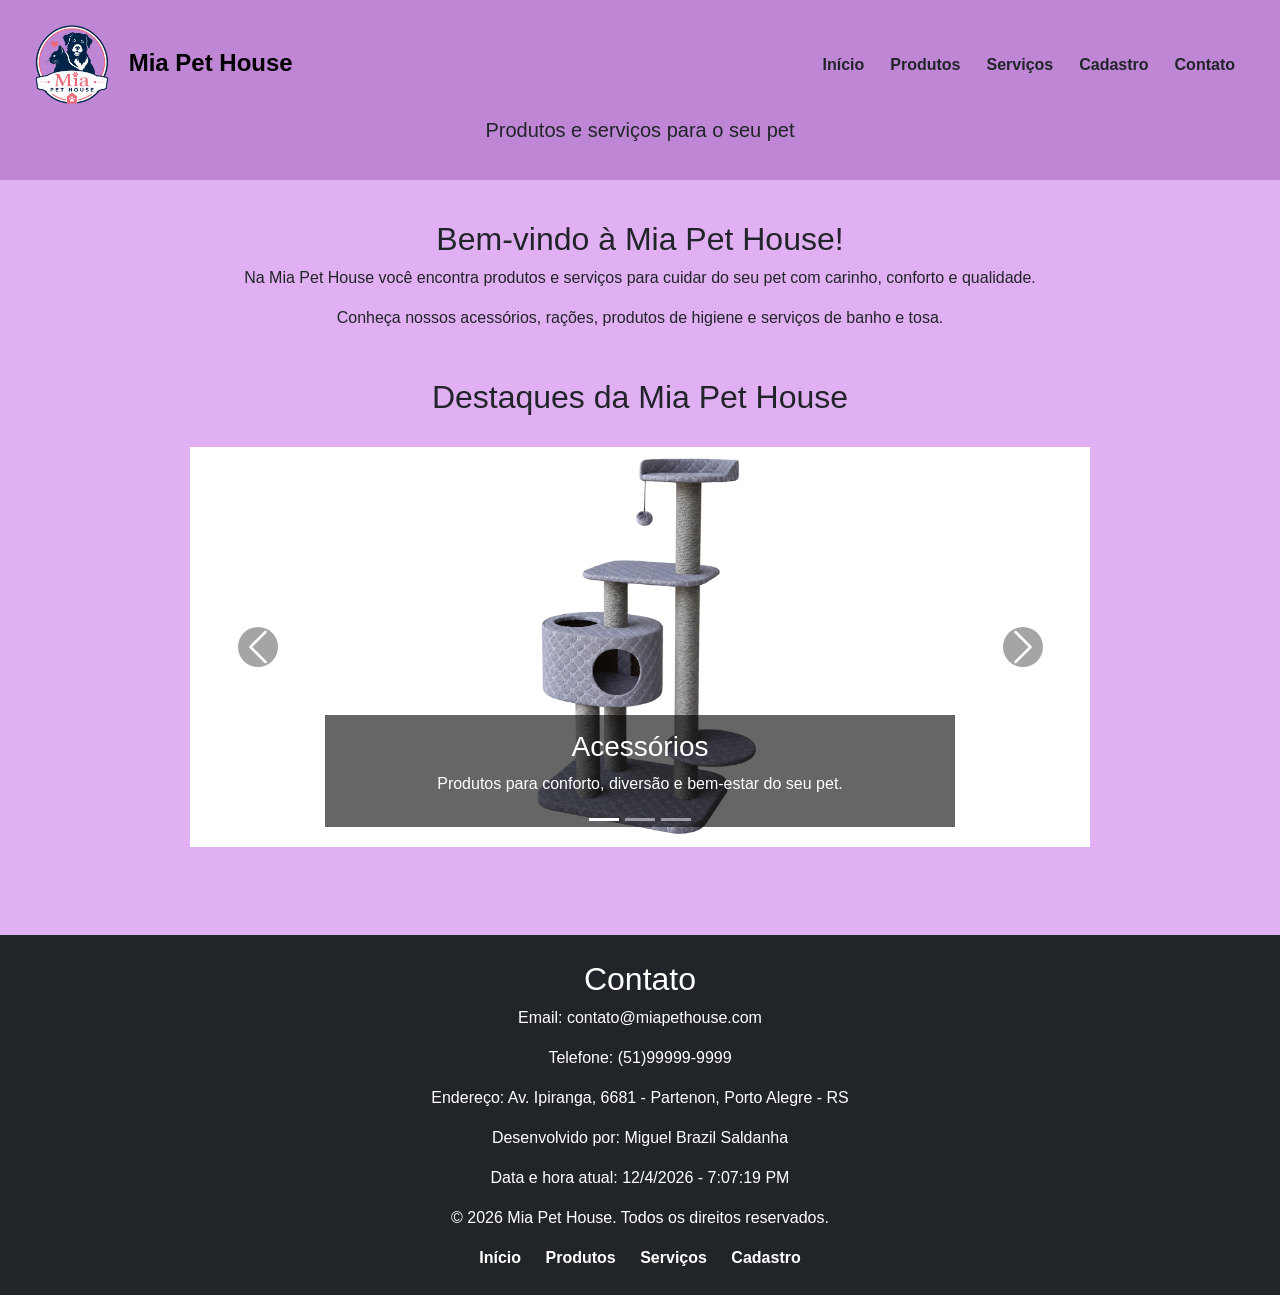
<file: index.html>
<!DOCTYPE html>
<html lang="pt-BR">
<head>
    <meta charset="UTF-8">
    <meta name="viewport" content="width=device-width, initial-scale=1.0">
    <!--Bootstrap-->
    <link href="https://cdn.jsdelivr.net/npm/bootstrap@5.3.0-alpha2/dist/css/bootstrap.min.css" rel="stylesheet">
    <!--CSS-->
    <link rel="stylesheet" href="css/style.css">
    <title>Mia Pet House</title>
</head>
<body>

    <header id="index">
        <nav class="navbar navbar-expand-lg">
            <div class="container-fluid">

                <a class="navbar-brand" href="#index">
                    <img src="imagens/logo.png" alt="Logo da Mia Pet House"> 
                    Mia Pet House
                </a>

                <button class="navbar-toggler" type="button"
                    data-bs-toggle="collapse"
                    data-bs-target="#menuPrincipal"
                    aria-controls="menuPrincipal"
                    aria-expanded="false"
                    aria-label="Abrir menu de navegação">

                    <span class="navbar-toggler-icon"></span>
                </button>

                <div class="collapse navbar-collapse" id="menuPrincipal">

                    <ul class="navbar-nav ms-auto">

                        <li class="nav-item">
                            <a class="nav-link" href="#index">Início</a>
                        </li>

                        <li class="nav-item">
                            <a class="nav-link" href="html/produtos.html">Produtos</a>
                        </li>

                        <li class="nav-item">
                            <a class="nav-link" href="html/servicos.html">Serviços</a>
                        </li>

                        <li class="nav-item">
                            <a class="nav-link" href="html/cadastro.html">Cadastro</a>
                        </li>

                        <li class="nav-item">
                            <a class="nav-link" href="#contato">Contato</a>
                        </li>

                    </ul>

                </div>

            </div>
        </nav>

        <p class="slogan">Produtos e serviços para o seu pet</p>
    </header>

    <main>
        <!-- Seção de boas-vindas -->
        <section>
            <h2>Bem-vindo à Mia Pet House!</h2>
            <p>
                Na Mia Pet House você encontra produtos e serviços para cuidar do seu pet com carinho, conforto e qualidade.
            </p>
            <p>
                Conheça nossos acessórios, rações, produtos de higiene e serviços de banho e tosa.
            </p>
        </section>
        <!-- Carrossel de destaques -->
        <section class="container my-5">
            <h2>Destaques da Mia Pet House</h2>

            <div id="carouselDestaques" class="carousel slide" data-bs-ride="carousel">

                <!-- Indicadores -->
                <div class="carousel-indicators">
                    <button type="button" data-bs-target="#carouselDestaques"
                        data-bs-slide-to="0" class="active"
                        aria-current="true" aria-label="Slide 1"></button>

                    <button type="button" data-bs-target="#carouselDestaques"
                        data-bs-slide-to="1"
                        aria-label="Slide 2"></button>

                    <button type="button" data-bs-target="#carouselDestaques"
                        data-bs-slide-to="2"
                        aria-label="Slide 3"></button>
                </div>

                <!-- Imagens -->
                <div class="carousel-inner">

                    <div class="carousel-item active">
                        <img src="imagens/torre-gato.png"
                            class="d-block w-100 imagem-carrossel"
                            alt="Torre para gatos com plataformas para descanso e recreação">

                        <div class="carousel-caption d-none d-md-block">
                            <h3>Acessórios</h3>
                            <p>Produtos para conforto, diversão e bem-estar do seu pet.</p>
                        </div>
                    </div>

                    <div class="carousel-item">
                        <img src="imagens/racao-cachorro.png"
                            class="d-block w-100 imagem-carrossel"
                            alt="Pacote de ração seca para cães adultos">

                        <div class="carousel-caption d-none d-md-block">
                            <h3>Rações</h3>
                            <p>Alimentação para cães e gatos.</p>
                        </div>
                    </div>

                    <div class="carousel-item">
                        <img src="imagens/tapete-higienico.png"
                            class="d-block w-100 imagem-carrossel"
                            alt="Pacote de tapetes higiênicos absorventes para animais">

                        <div class="carousel-caption d-none d-md-block">
                            <h3>Higiene e limpeza</h3>
                            <p>Produtos para manter o ambiente do seu pet limpo e confortável.</p>
                        </div>
                    </div>

                </div>

                <!-- Botão anterior -->
                <button class="carousel-control-prev" type="button"
                    data-bs-target="#carouselDestaques"
                    data-bs-slide="prev">

                    <span class="carousel-control-prev-icon"
                        aria-hidden="true"></span>

                    <span class="visually-hidden">Anterior</span>
                </button>

                <!-- Botão próximo -->
                <button class="carousel-control-next" type="button"
                    data-bs-target="#carouselDestaques"
                    data-bs-slide="next">

                    <span class="carousel-control-next-icon"
                        aria-hidden="true"></span>

                    <span class="visually-hidden">Próximo</span>
                </button>

            </div>
        </section>
    </main>

    <footer id="contato">
        <h2>Contato</h2>
        <p>Email: contato@miapethouse.com</p>
        <p>Telefone: (51)99999-9999</p>
        <p>Endereço: Av. Ipiranga, 6681 - Partenon, Porto Alegre - RS</p>

        <p>Desenvolvido por: Miguel Brazil Saldanha</p>
        <p>Data e hora atual: <span id="horaAtual"></span></p>
        <p>&copy; 2026 Mia Pet House. Todos os direitos reservados.</p>

        <nav>
            <a href="#index">Início</a>
            <a href="html/produtos.html">Produtos</a>
            <a href="html/servicos.html">Serviços</a>
            <a href="html/cadastro.html">Cadastro</a>
        </nav>

    </footer>

    <!--Bootstrap JavaScript-->
    <script src="https://cdn.jsdelivr.net/npm/bootstrap@5.3.0-alpha2/dist/js/bootstrap.bundle.min.js"></script>

    <!--JavaScript-->
    <script src="js/script.js"></script>
</body>
</html>
</file>
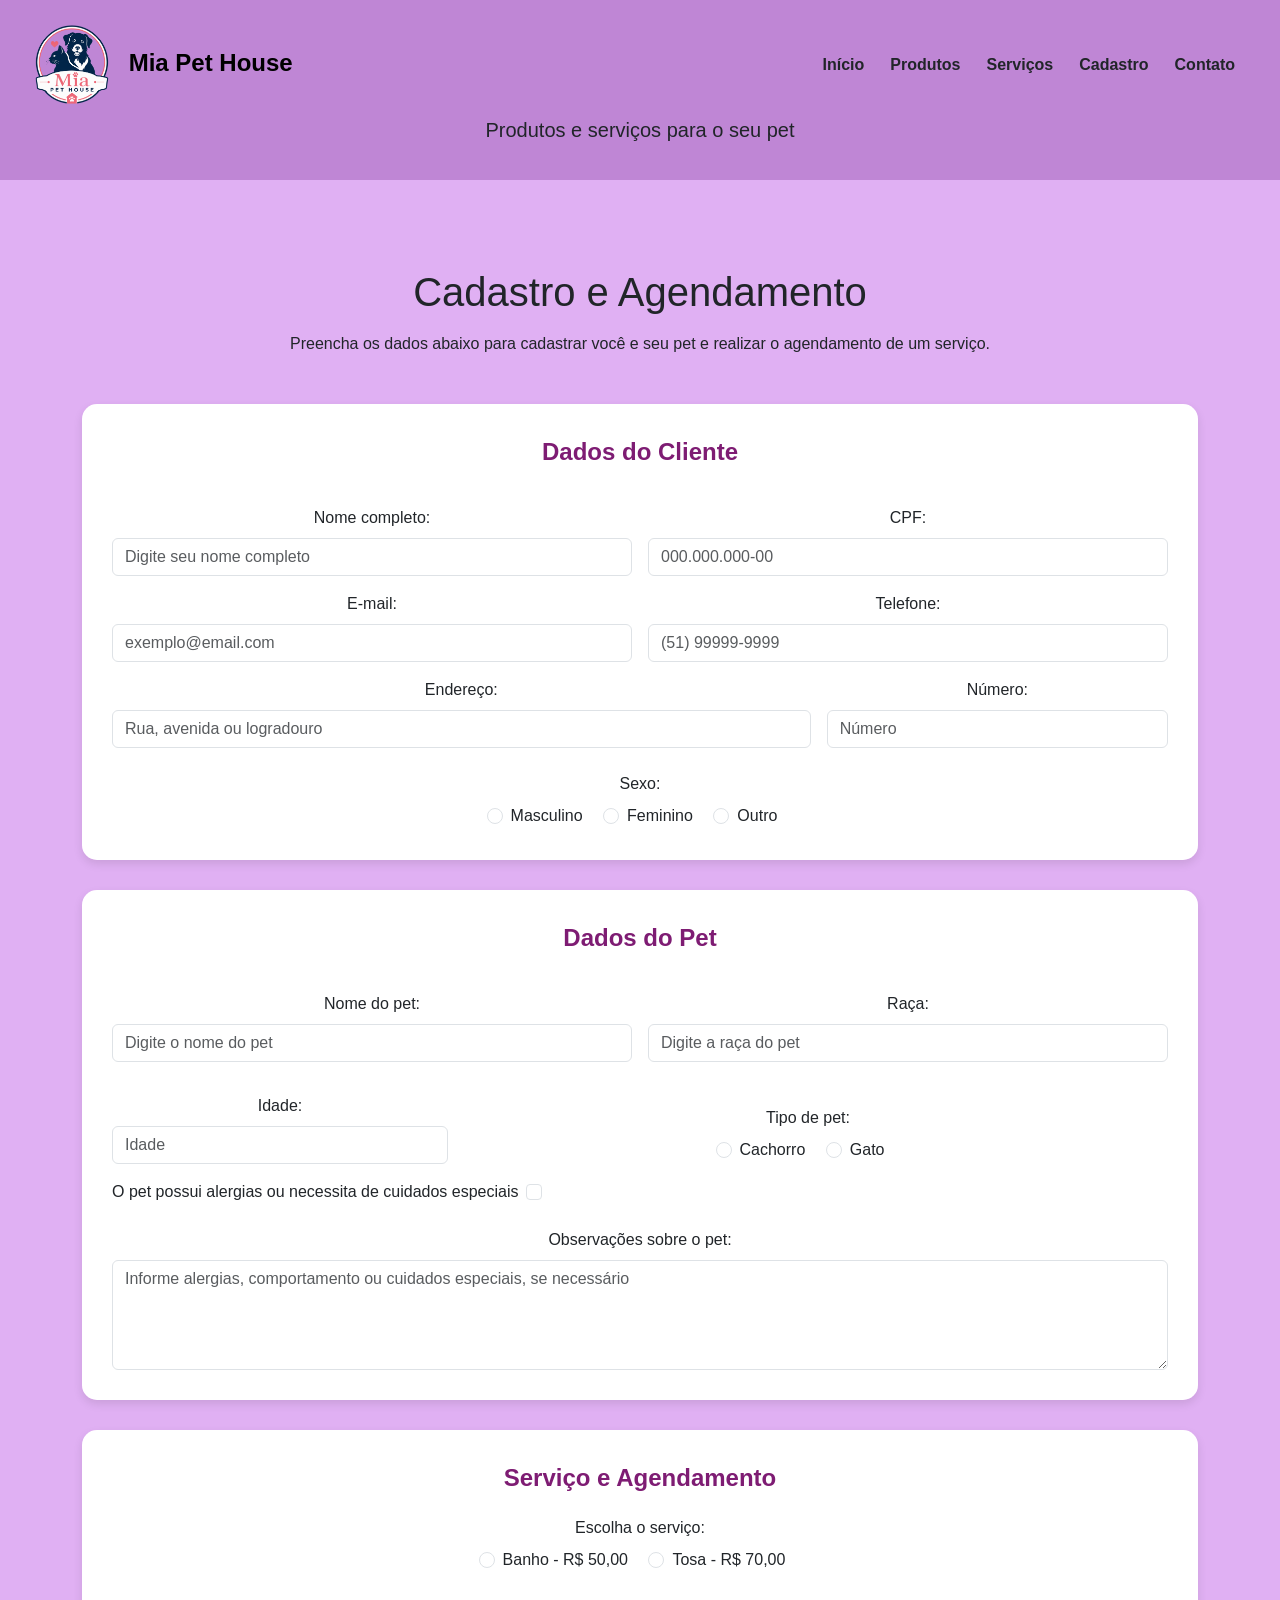
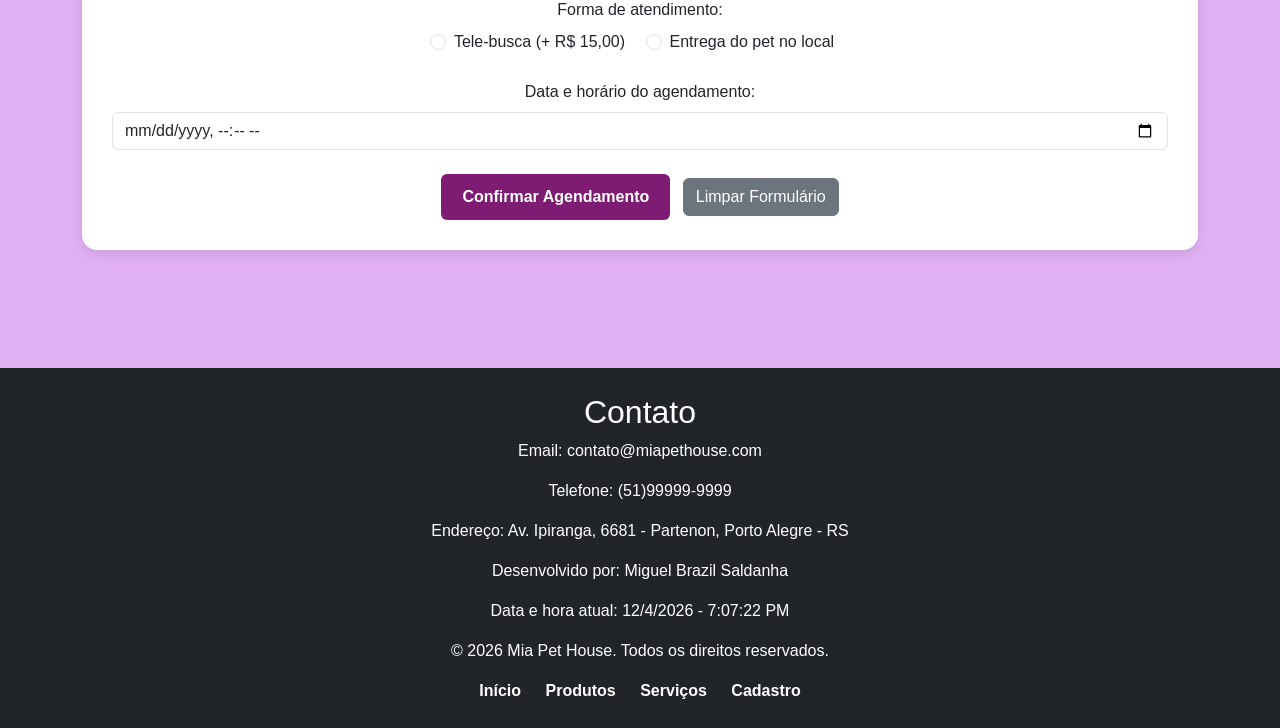
<file: html/cadastro.html>
<!DOCTYPE html>
<html lang="en">
<head>
    <meta charset="UTF-8">
    <meta name="viewport" content="width=device-width, initial-scale=1.0">
    <!--Bootstrap-->
    <link href="https://cdn.jsdelivr.net/npm/bootstrap@5.3.0-alpha2/dist/css/bootstrap.min.css" rel="stylesheet">
    <!--CSS-->
    <link rel="stylesheet" href="../css/style.css">
    <title>Cadastro - Mia Pet House</title>
</head>
<body>
    <header id="cadastro">
        <nav class="navbar navbar-expand-lg">
            <div class="container-fluid">

                <a class="navbar-brand" href="../index.html">
                    <img src="../imagens/logo.png" alt="Logo da Mia Pet House">
                    Mia Pet House
                </a>

                <button class="navbar-toggler" type="button"
                    data-bs-toggle="collapse"
                    data-bs-target="#menuPrincipal"
                    aria-controls="menuPrincipal"
                    aria-expanded="false"
                    aria-label="Abrir menu de navegação">

                    <span class="navbar-toggler-icon"></span>
                </button>

                <div class="collapse navbar-collapse" id="menuPrincipal">

                    <ul class="navbar-nav ms-auto">

                        <li class="nav-item">
                            <a class="nav-link" href="../index.html">Início</a>
                        </li>

                        <li class="nav-item">
                            <a class="nav-link" href="produtos.html">Produtos</a>
                        </li>

                        <li class="nav-item">
                            <a class="nav-link" href="servicos.html">Serviços</a>
                        </li>

                        <li class="nav-item">
                            <a class="nav-link" href="cadastro.html">Cadastro</a>
                        </li>

                        <li class="nav-item">
                            <a class="nav-link" href="#contato">Contato</a>
                        </li>

                    </ul>

                </div>

            </div>
        </nav>

        <p class="slogan">Produtos e serviços para o seu pet</p>
    </header>
    
    <main class="container my-5">

        <h1 class="text-center mb-3">Cadastro e Agendamento</h1>

        <p class="text-center mb-5">
            Preencha os dados abaixo para cadastrar você e seu pet
            e realizar o agendamento de um serviço.
        </p>

        <form id="formCadastro">

            <!-- Dados do cliente -->
            <fieldset class="form-section">

                <legend>Dados do Cliente</legend>

                <div class="row g-3">

                    <div class="col-md-6">
                        <label for="nomeCliente" class="form-label">Nome completo:</label>
                        <input type="text"
                            class="form-control"
                            id="nomeCliente"
                            name="nomeCliente"
                            placeholder="Digite seu nome completo"
                            required>
                    </div>

                    <div class="col-md-6">
                        <label for="cpf" class="form-label">CPF:</label>
                        <input type="text"
                            class="form-control"
                            id="cpf"
                            name="cpf"
                            placeholder="000.000.000-00"
                            required>
                    </div>

                    <div class="col-md-6">
                        <label for="email" class="form-label">E-mail:</label>
                        <input type="email"
                            class="form-control"
                            id="email"
                            name="email"
                            placeholder="exemplo@email.com"
                            required>
                    </div>

                    <div class="col-md-6">
                        <label for="telefone" class="form-label">Telefone:</label>
                        <input type="tel"
                            class="form-control"
                            id="telefone"
                            name="telefone"
                            placeholder="(51) 99999-9999"
                            required>
                    </div>

                    <div class="col-md-8">
                        <label for="endereco" class="form-label">Endereço:</label>
                        <input type="text"
                            class="form-control"
                            id="endereco"
                            name="endereco"
                            placeholder="Rua, avenida ou logradouro"
                            required>
                    </div>

                    <div class="col-md-4">
                        <label for="numero" class="form-label">Número:</label>
                        <input type="number"
                            class="form-control"
                            id="numero"
                            name="numero"
                            placeholder="Número"
                            required>
                    </div>

                </div>

                <div class="mt-4">

                    <p class="mb-2">Sexo:</p>

                    <div class="form-check form-check-inline">
                        <input class="form-check-input"
                            type="radio"
                            name="sexo"
                            id="masculino"
                            value="Masculino"
                            required>

                        <label class="form-check-label" for="masculino">
                            Masculino
                        </label>
                    </div>

                    <div class="form-check form-check-inline">
                        <input class="form-check-input"
                            type="radio"
                            name="sexo"
                            id="feminino"
                            value="Feminino">

                        <label class="form-check-label" for="feminino">
                            Feminino
                        </label>
                    </div>

                    <div class="form-check form-check-inline">
                        <input class="form-check-input"
                            type="radio"
                            name="sexo"
                            id="outro"
                            value="Outro">

                        <label class="form-check-label" for="outro">
                            Outro
                        </label>
                    </div>

                </div>

            </fieldset>
            <!-- Dados do pet -->
            <fieldset class="form-section">

                <legend>Dados do Pet</legend>

                <div class="row g-3">

                    <div class="col-md-6">
                        <label for="nomePet" class="form-label">Nome do pet:</label>
                        <input type="text"
                            class="form-control"
                            id="nomePet"
                            name="nomePet"
                            placeholder="Digite o nome do pet"
                            required>
                    </div>

                    <div class="col-md-6">
                        <label for="raca" class="form-label">Raça:</label>
                        <input type="text"
                            class="form-control"
                            id="raca"
                            name="raca"
                            placeholder="Digite a raça do pet"
                            required>
                    </div>

                    <div class="row g-3 align-items-end">

                        <div class="col-md-4">
                            <label for="idadePet" class="form-label">Idade:</label>
                            <input type="number"
                                class="form-control"
                                id="idadePet"
                                name="idadePet"
                                min="0"
                                placeholder="Idade"
                                required>
                        </div>

                        <div class="col-md-8">
                            <label class="form-label d-block">Tipo de pet:</label>

                            <div class="form-check form-check-inline">
                                <input class="form-check-input"
                                    type="radio"
                                    name="tipoPet"
                                    id="cachorro"
                                    value="Cachorro"
                                    required>
                                <label class="form-check-label" for="cachorro">
                                    Cachorro
                                </label>
                            </div>

                            <div class="form-check form-check-inline">
                                <input class="form-check-input"
                                    type="radio"
                                    name="tipoPet"
                                    id="gato"
                                    value="Gato">
                                <label class="form-check-label" for="gato">
                                    Gato
                                </label>
                            </div>
                        </div>

                    </div>
                
                <div class="cuidados-pet mt-3">
                    <label for="cuidadosEspeciais">
                        O pet possui alergias ou necessita de cuidados especiais
                    </label>

                    <input class="form-check-input"
                        type="checkbox"
                        id="cuidadosEspeciais"
                        name="cuidadosEspeciais">
                </div>

                <div class="mt-4">
                    <label for="observacoes" class="form-label">
                        Observações sobre o pet:
                    </label>

                    <textarea class="form-control"
                            id="observacoes"
                            name="observacoes"
                            rows="4"
                            placeholder="Informe alergias, comportamento ou cuidados especiais, se necessário"></textarea>
                </div>

            </fieldset>
            <!-- Agendamento -->
            <fieldset class="form-section">

                <legend>Serviço e Agendamento</legend>

                <!-- Escolha do serviço -->
                <div class="mb-4">
                    <p class="mb-2">Escolha o serviço:</p>

                    <div class="form-check form-check-inline">
                        <input class="form-check-input"
                            type="radio"
                            name="servico"
                            id="banho"
                            value="Banho"
                            required>

                        <label class="form-check-label" for="banho">
                            Banho - R$ 50,00
                        </label>
                    </div>

                    <div class="form-check form-check-inline">
                        <input class="form-check-input"
                            type="radio"
                            name="servico"
                            id="tosa"
                            value="Tosa">

                        <label class="form-check-label" for="tosa">
                            Tosa - R$ 70,00
                        </label>
                    </div>
                </div>


                <!-- Forma de atendimento -->
                <div class="mb-4">
                    <p class="mb-2">Forma de atendimento:</p>

                    <div class="form-check form-check-inline">
                        <input class="form-check-input"
                            type="radio"
                            name="atendimento"
                            id="teleBusca"
                            value="Tele-busca"
                            required>

                        <label class="form-check-label" for="teleBusca">
                            Tele-busca (+ R$ 15,00)
                        </label>
                    </div>

                    <div class="form-check form-check-inline">
                        <input class="form-check-input"
                            type="radio"
                            name="atendimento"
                            id="local"
                            value="Entrega no local">

                        <label class="form-check-label" for="local">
                            Entrega do pet no local
                        </label>
                    </div>
                </div>


                <!-- Data e horário -->
                <div class="mb-4">

                    <label for="agendamento" class="form-label">
                        Data e horário do agendamento:
                    </label>

                    <input type="datetime-local"
                        class="form-control"
                        id="agendamento"
                        name="agendamento"
                        required>

                </div>

                <!-- Botões -->
                <div class="text-center">

                    <button type="submit" class="btn btn-agendar me-2">
                        Confirmar Agendamento
                    </button>

                    <button type="reset" class="btn btn-secondary">
                        Limpar Formulário
                    </button>

                </div>

            </fieldset>

        </form>
        <div id="mensagemAgendamento"
            class="alert alert-success d-none mt-4"
            role="status"
            aria-live="polite">
        </div>

    </main>

    <footer id="contato">
        <h2>Contato</h2>
        <p>Email: contato@miapethouse.com</p>
        <p>Telefone: (51)99999-9999</p>
        <p>Endereço: Av. Ipiranga, 6681 - Partenon, Porto Alegre - RS</p>

        <p>Desenvolvido por: Miguel Brazil Saldanha</p>
        <p>Data e hora atual: <span id="horaAtual"></span></p>
        <p>&copy; 2026 Mia Pet House. Todos os direitos reservados.</p>

        <nav>
            <a href="../index.html">Início</a>
            <a href="produtos.html">Produtos</a>
            <a href="#servicos">Serviços</a>
            <a href="cadastro.html">Cadastro</a>
        </nav>

    </footer>

    <!--Bootstrap JavaScript-->
    <script src="https://cdn.jsdelivr.net/npm/bootstrap@5.3.0-alpha2/dist/js/bootstrap.bundle.min.js"></script>

    <!--JavaScript-->
    <script src="../js/script.js"></script>
</body>
</html>
</file>
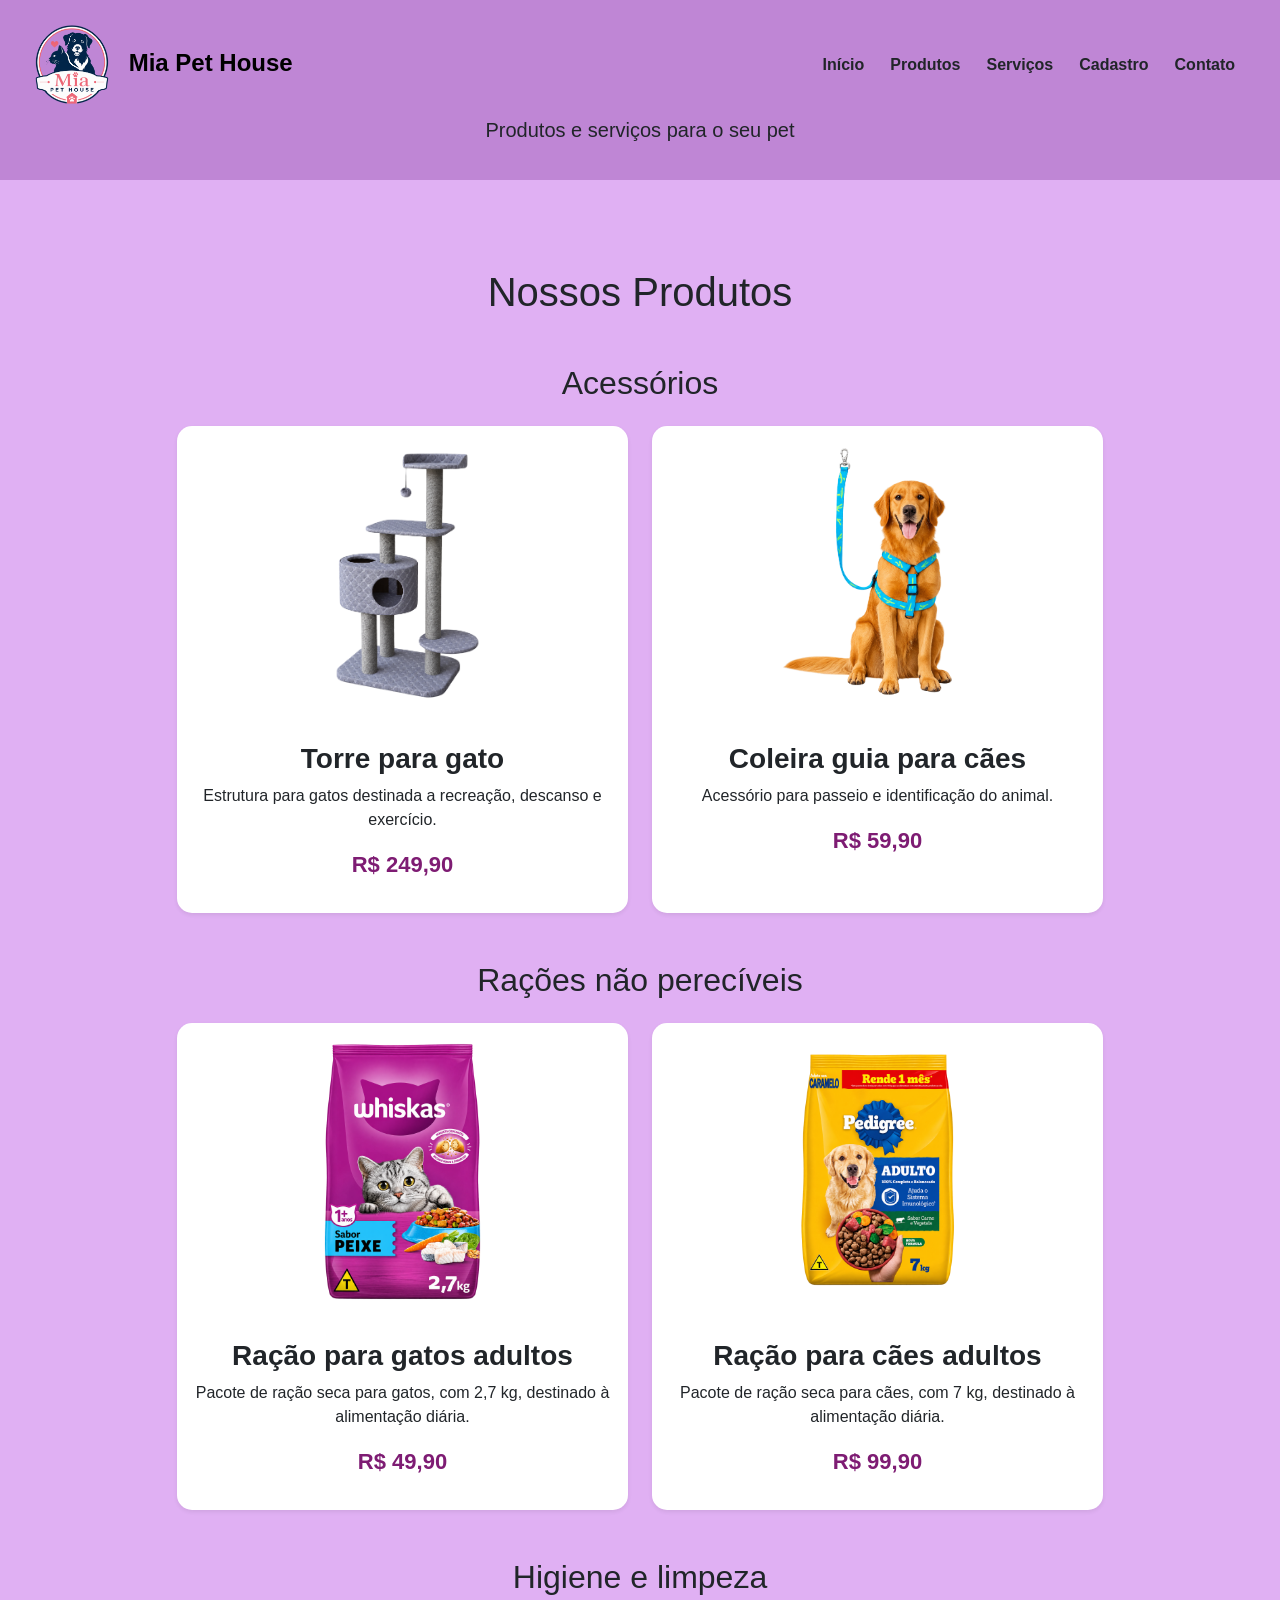
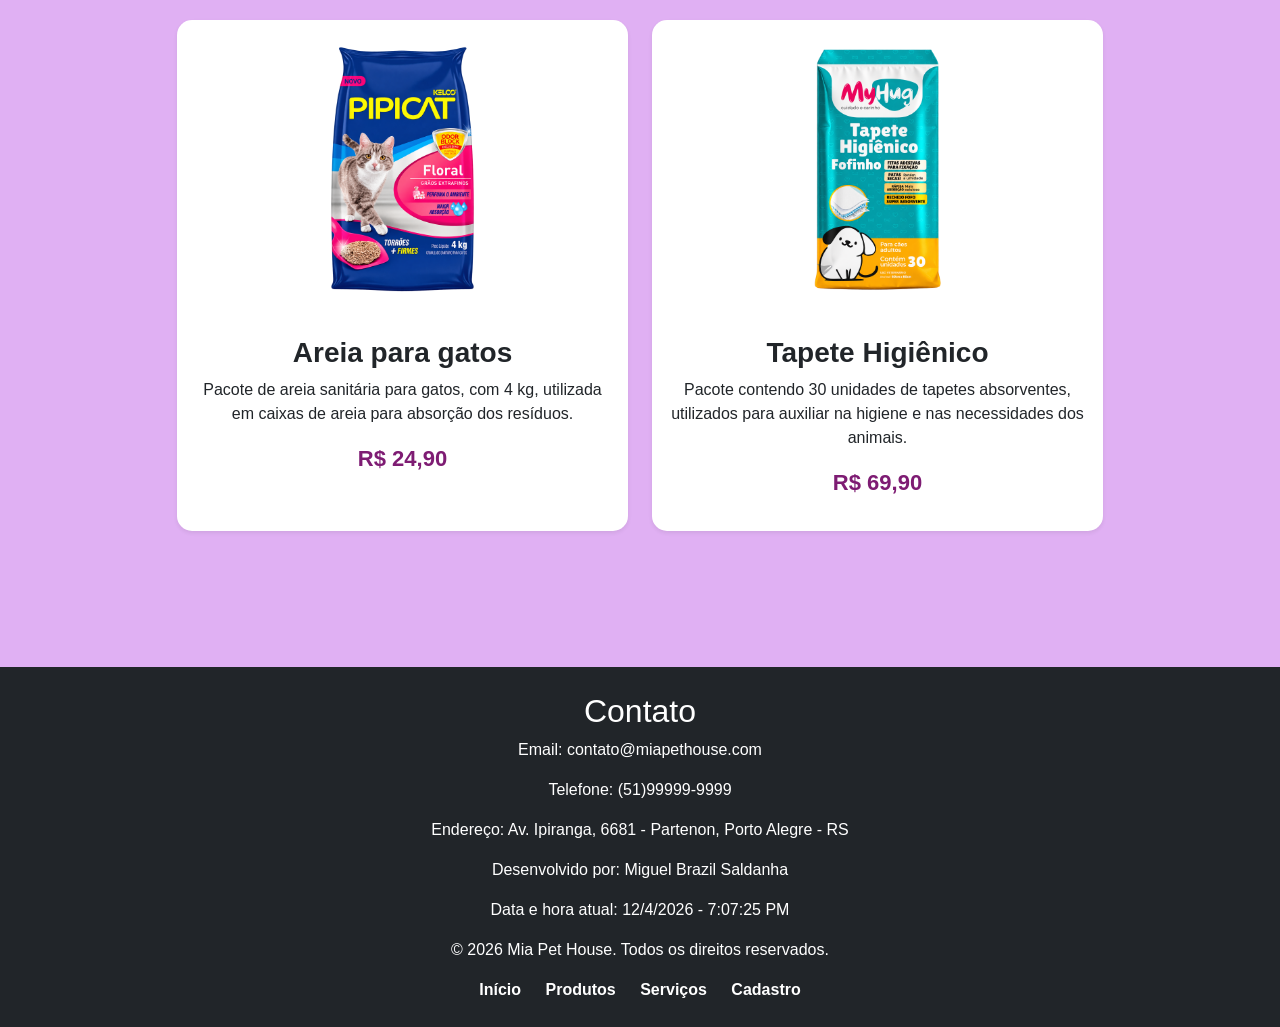
<file: html/produtos.html>
<!DOCTYPE html>
<html lang="pt-BR">
<head>
    <meta charset="UTF-8">
    <meta name="viewport" content="width=device-width, initial-scale=1.0">
    <!--Bootstrap-->
    <link href="https://cdn.jsdelivr.net/npm/bootstrap@5.3.0-alpha2/dist/css/bootstrap.min.css" rel="stylesheet">
    <!--CSS-->
    <link rel="stylesheet" href="../css/style.css">
    <title>Produtos - Mia Pet House</title>
</head>
<body>
    
    <header id="produtos">  
        <nav class="navbar navbar-expand-lg">
            <div class="container-fluid">

                <a class="navbar-brand" href="../index.html">
                    <img src="../imagens/logo.png" alt="Logo da Mia Pet House">
                    Mia Pet House
                </a>

                <button class="navbar-toggler" type="button"
                    data-bs-toggle="collapse"
                    data-bs-target="#menuPrincipal"
                    aria-controls="menuPrincipal"
                    aria-expanded="false"
                    aria-label="Abrir menu de navegação">

                    <span class="navbar-toggler-icon"></span>
                </button>

                <div class="collapse navbar-collapse" id="menuPrincipal">

                    <ul class="navbar-nav ms-auto">

                        <li class="nav-item">
                            <a class="nav-link" href="../index.html">Início</a>
                        </li>

                        <li class="nav-item">
                            <a class="nav-link" href="produtos.html">Produtos</a>
                        </li>

                        <li class="nav-item">
                            <a class="nav-link" href="servicos.html">Serviços</a>
                        </li>

                        <li class="nav-item">
                            <a class="nav-link" href="cadastro.html">Cadastro</a>
                        </li>

                        <li class="nav-item">
                            <a class="nav-link" href="#contato">Contato</a>
                        </li>

                    </ul>

                </div>

            </div>
        </nav>

        <p class="slogan">Produtos e serviços para o seu pet</p>
    </header>

    <main class="container my-5">

        <h1 class="text-center mb-5">Nossos Produtos</h1>

        <!-- Acessórios -->
        <section class="mb-5">
            <h2 class="text-center mb-4">Acessórios</h2>

            <div class="row g-4 justify-content-center">

                <div class="col-md-6 col-lg-5">
                    <article class="card h-100 shadow-sm">
                        <img src="../imagens/torre-gato.png"
                            class="card-img-top produto-img"
                            alt="Torre cinza para gatos com plataformas, arranhadores e toca">

                        <div class="card-body">
                            <h3 class="card-title">Torre para gato</h3>

                            <p class="card-text">
                                Estrutura para gatos destinada a recreação,
                                descanso e exercício.
                            </p>

                            <p class="preco">R$ 249,90</p>
                        </div>
                    </article>
                </div>

                <div class="col-md-6 col-lg-5">
                    <article class="card h-100 shadow-sm">
                        <img src="../imagens/coleira-guia.png"
                            class="card-img-top produto-img"
                            alt="Cão golden retriever utilizando peitoral azul com guia">

                        <div class="card-body">
                            <h3 class="card-title">Coleira guia para cães</h3>

                            <p class="card-text">
                                Acessório para passeio e identificação do animal.
                            </p>

                            <p class="preco">R$ 59,90</p>
                        </div>
                    </article>
                </div>

            </div>
        </section>


        <!-- Rações -->
        <section class="mb-5">
            <h2 class="text-center mb-4">Rações não perecíveis</h2>

            <div class="row g-4 justify-content-center">

                <div class="col-md-6 col-lg-5">
                    <article class="card h-100 shadow-sm">
                        <img src="../imagens/racao-gato.png"
                            class="card-img-top produto-img"
                            alt="Pacote de ração Whiskas para gatos adultos sabor peixe">

                        <div class="card-body">
                            <h3 class="card-title">Ração para gatos adultos</h3>

                            <p class="card-text">
                                Pacote de ração seca para gatos, com 2,7 kg,
                                destinado à alimentação diária.
                            </p>

                            <p class="preco">R$ 49,90</p>
                        </div>
                    </article>
                </div>

                <div class="col-md-6 col-lg-5">
                    <article class="card h-100 shadow-sm">
                        <img src="../imagens/racao-cachorro.png"
                            class="card-img-top produto-img"
                            alt="Pacote de ração Pedigree para cães adultos">

                        <div class="card-body">
                            <h3 class="card-title">Ração para cães adultos</h3>

                            <p class="card-text">
                                Pacote de ração seca para cães, com 7 kg,
                                destinado à alimentação diária.
                            </p>

                            <p class="preco">R$ 99,90</p>
                        </div>
                    </article>
                </div>

            </div>
        </section>


        <!-- Higiene -->
        <section class="mb-5">
            <h2 class="text-center mb-4">Higiene e limpeza</h2>

            <div class="row g-4 justify-content-center">

                <div class="col-md-6 col-lg-5">
                    <article class="card h-100 shadow-sm">
                        <img src="../imagens/areia-gato.png"
                            class="card-img-top produto-img"
                            alt="Pacote azul de areia sanitária Pipicat para gatos">

                        <div class="card-body">
                            <h3 class="card-title">Areia para gatos</h3>

                            <p class="card-text">
                                Pacote de areia sanitária para gatos, com 4 kg,
                                utilizada em caixas de areia para absorção dos resíduos.
                            </p>

                            <p class="preco">R$ 24,90</p>
                        </div>
                    </article>
                </div>

                <div class="col-md-6 col-lg-5">
                    <article class="card h-100 shadow-sm">
                        <img src="../imagens/tapete-higienico.png"
                            class="card-img-top produto-img"
                            alt="Pacote de tapetes higiênicos absorventes para cães">

                        <div class="card-body">
                            <h3 class="card-title">Tapete Higiênico</h3>

                            <p class="card-text">
                                Pacote contendo 30 unidades de tapetes absorventes,
                                utilizados para auxiliar na higiene e nas necessidades
                                dos animais.
                            </p>

                            <p class="preco">R$ 69,90</p>
                        </div>
                    </article>
                </div>

            </div>
        </section>

    </main>

    <footer id="contato">
        <h2>Contato</h2>
        <p>Email: contato@miapethouse.com</p>
        <p>Telefone: (51)99999-9999</p>
        <p>Endereço: Av. Ipiranga, 6681 - Partenon, Porto Alegre - RS</p>

        <p>Desenvolvido por: Miguel Brazil Saldanha</p>
        <p>Data e hora atual: <span id="horaAtual"></span></p>
        <p>&copy; 2026 Mia Pet House. Todos os direitos reservados.</p>

        <nav>
            <a href="../index.html">Início</a>
            <a href="#produtos">Produtos</a>
            <a href="servicos.html">Serviços</a>
            <a href="cadastro.html">Cadastro</a>
        </nav>

    </footer>

    <!--Bootstrap JavaScript-->
    <script src="https://cdn.jsdelivr.net/npm/bootstrap@5.3.0-alpha2/dist/js/bootstrap.bundle.min.js"></script>

    <!--JavaScript-->
    <script src="../js/script.js"></script>
</body>
</html>
</file>
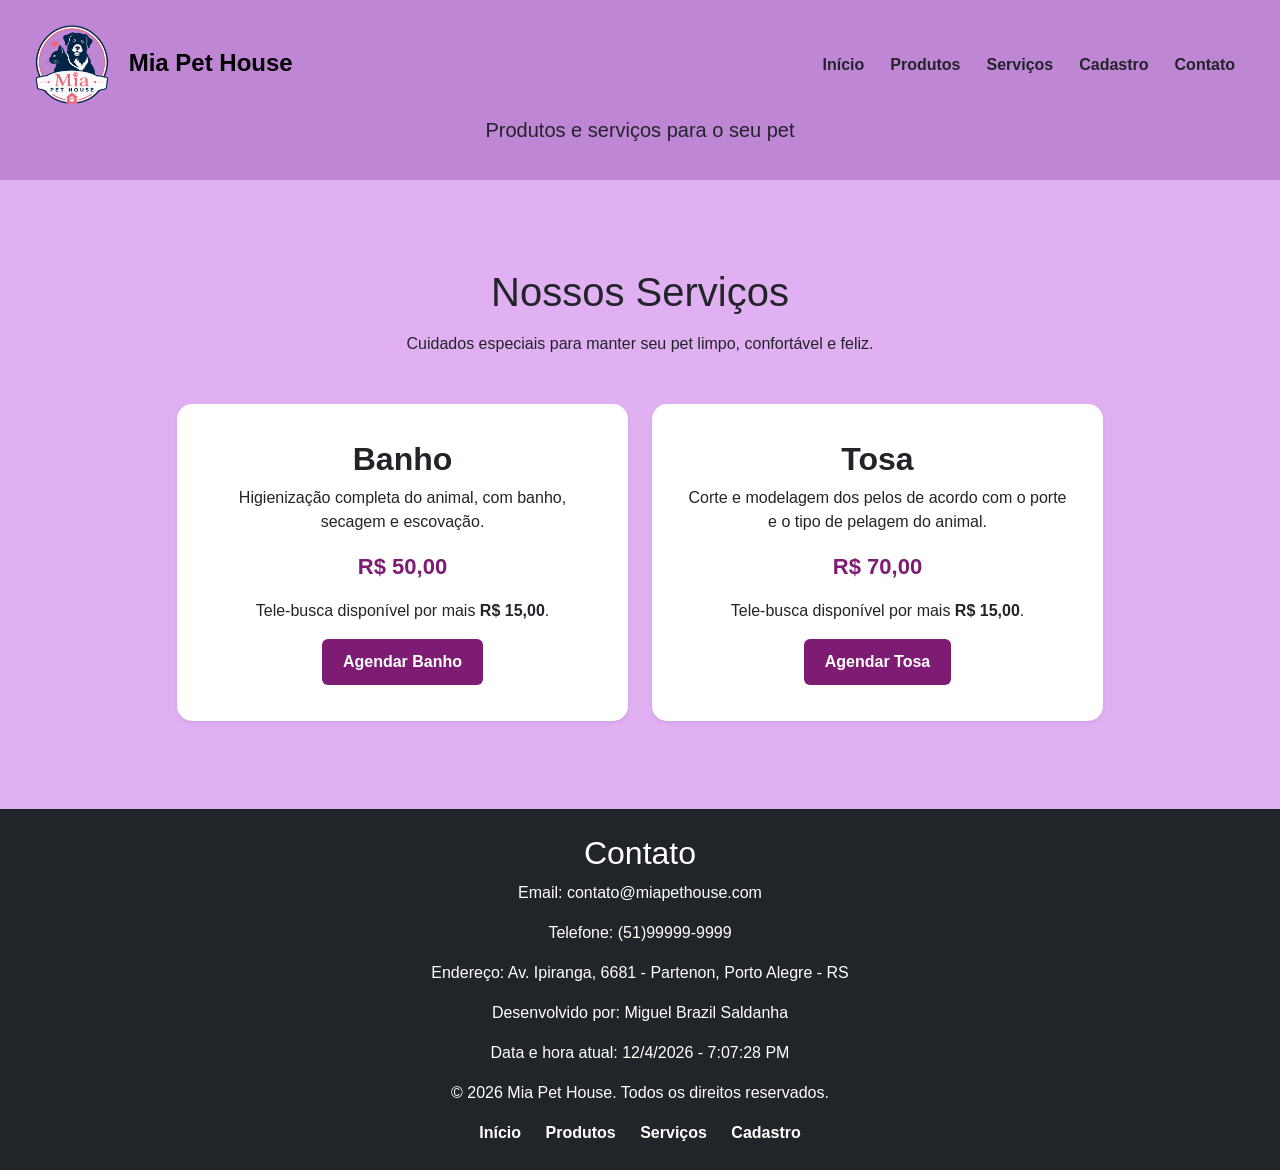
<file: html/servicos.html>
<!DOCTYPE html>
<html lang="pt-BR">
<head>
    <meta charset="UTF-8">
    <meta name="viewport" content="width=device-width, initial-scale=1.0">
    <!--Bootstrap-->
    <link href="https://cdn.jsdelivr.net/npm/bootstrap@5.3.0-alpha2/dist/css/bootstrap.min.css" rel="stylesheet">
    <!--CSS-->
    <link rel="stylesheet" href="../css/style.css">
    <title>Serviços - Mia Pet House</title>
</head>
<body>
    
    <header id="servicos">
        <nav class="navbar navbar-expand-lg">
            <div class="container-fluid">

                <a class="navbar-brand" href="../index.html">
                    <img src="../imagens/logo.png" alt="Logo da Mia Pet House">
                    Mia Pet House
                </a>

                <button class="navbar-toggler" type="button"
                    data-bs-toggle="collapse"
                    data-bs-target="#menuPrincipal"
                    aria-controls="menuPrincipal"
                    aria-expanded="false"
                    aria-label="Abrir menu de navegação">

                    <span class="navbar-toggler-icon"></span>
                </button>

                <div class="collapse navbar-collapse" id="menuPrincipal">

                    <ul class="navbar-nav ms-auto">

                        <li class="nav-item">
                            <a class="nav-link" href="../index.html">Início</a>
                        </li>

                        <li class="nav-item">
                            <a class="nav-link" href="produtos.html">Produtos</a>
                        </li>

                        <li class="nav-item">
                            <a class="nav-link" href="servicos.html">Serviços</a>
                        </li>

                        <li class="nav-item">
                            <a class="nav-link" href="cadastro.html">Cadastro</a>
                        </li>

                        <li class="nav-item">
                            <a class="nav-link" href="#contato">Contato</a>
                        </li>

                    </ul>

                </div>

            </div>
        </nav>

        <p class="slogan">Produtos e serviços para o seu pet</p>
    </header>

    <main class="container my-5">

        <h1 class="text-center mb-3">Nossos Serviços</h1>

        <p class="text-center mb-5">
            Cuidados especiais para manter seu pet limpo, confortável e feliz.
        </p>

        <section class="row g-4 justify-content-center">

            <!-- Banho -->
            <div class="col-md-6 col-lg-5">
                <article class="card h-100 shadow-sm servico-card">

                    <div class="card-body">

                        <h2 class="card-title">Banho</h2>

                        <p class="card-text">
                            Higienização completa do animal, com banho,
                            secagem e escovação.
                        </p>

                        <p class="preco">R$ 50,00</p>

                        <p>
                            Tele-busca disponível por mais <strong>R$ 15,00</strong>.
                        </p>

                        <a href="cadastro.html" class="btn btn-agendar">
                            Agendar Banho
                        </a>

                    </div>

                </article>
            </div>


            <!-- Tosa -->
            <div class="col-md-6 col-lg-5">
                <article class="card h-100 shadow-sm servico-card">

                    <div class="card-body">

                        <h2 class="card-title">Tosa</h2>

                        <p class="card-text">
                            Corte e modelagem dos pelos de acordo com o porte
                            e o tipo de pelagem do animal.
                        </p>

                        <p class="preco">R$ 70,00</p>

                        <p>
                            Tele-busca disponível por mais <strong>R$ 15,00</strong>.
                        </p>

                        <a href="cadastro.html" class="btn btn-agendar">
                            Agendar Tosa
                        </a>

                    </div>

                </article>
            </div>

        </section>

    </main>

    <footer id="contato">
        <h2>Contato</h2>
        <p>Email: contato@miapethouse.com</p>
        <p>Telefone: (51)99999-9999</p>
        <p>Endereço: Av. Ipiranga, 6681 - Partenon, Porto Alegre - RS</p>

        <p>Desenvolvido por: Miguel Brazil Saldanha</p>
        <p>Data e hora atual: <span id="horaAtual"></span></p>
        <p>&copy; 2026 Mia Pet House. Todos os direitos reservados.</p>

        <nav>
            <a href="../index.html">Início</a>
            <a href="produtos.html">Produtos</a>
            <a href="#servicos">Serviços</a>
            <a href="cadastro.html">Cadastro</a>
        </nav>

    </footer>

    <!--Bootstrap JavaScript-->
    <script src="https://cdn.jsdelivr.net/npm/bootstrap@5.3.0-alpha2/dist/js/bootstrap.bundle.min.js"></script>

    <!--JavaScript-->
    <script src="../js/script.js"></script>
</body>
</html>
</file>
<file: css/style.css>
/*Configurações gerais*/
body{
    font-family:Arial, Helvetica, sans-serif;
    background-color:rgb(224, 176, 243);
    color:#212529;
}
/*Cabeçalho*/
header{
    background-color:rgb(191, 134, 213);
    text-align:center;
    padding:20px;
}
/*Titulo do site*/
header h1{
    margin-top:10px;
}
/*Barra de navegação*/
.navbar {
    padding: 0;
}

/*Nome e logo da empresa*/
.navbar-brand {
    font-weight: bold;
    font-size: 24px;
}

.navbar-brand img {
    width: 80px;
    height: auto;
    margin-right: 10px;
}

/*Links do menu*/
.navbar .nav-link {
    color: #212529;
    font-weight: bold;
    margin: 0 5px;
}

.navbar .nav-link:hover {
    color: #7e1c73;
}

/*Slogan*/
.slogan {
    margin: 5px 0 0;
    padding-bottom: 15px;
    font-size: 20px;
    font-weight: 500;
}
/*Conteúdo principal*/
main{
    padding: 40px 20px;
    text-align:center;
}
/*Carrossel*/
#carouselDestaques {
    max-width: 900px;
    margin: 30px auto;
}

.imagem-carrossel {
    height: 400px;
    object-fit: contain;
    background-color: white;
}

.carousel-caption {
    background-color: rgba(0, 0, 0, 0.6);
    padding: 15px;
}
.carousel-control-prev-icon,
.carousel-control-next-icon {
    background-color: rgba(0, 0, 0, 0.7);
    border-radius: 50%;
    padding: 20px;
}
/*Rodapé*/
footer{
    background-color:#212529;
    color:white;
    text-align:center;
    padding:25px;
}
footer a{
    color:white;
    text-decoration:none;
    margin:0 10px;
    font-weight:bold;
}
footer a:hover{
    text-decoration:underline;
}
/*Produtos*/
.card {
    border: none;
    border-radius: 15px;
}

.produto-img {
    height: 300px;
    object-fit: contain;
    padding: 20px;
}

.card-body {
    text-align: center;
}

.card-title {
    font-weight: bold;
}

.preco {
    font-size: 22px;
    font-weight: bold;
    color: #7e1c73;
}

.card:hover {
    transform: translateY(-5px);
    transition: 0.3s;
}
/*Serviços*/
.servico-card {
    padding: 20px;
}

.servico-card:hover {
    transform: translateY(-5px);
    transition: 0.3s;
}

/*Botão de agendamento*/
.btn-agendar {
    background-color: #7e1c73;
    color: white;
    font-weight: bold;
    padding: 10px 20px;
}

.btn-agendar:hover {
    background-color: #5a1250;
    color: white;
}
/*Formulário*/
.form-section {
    background-color: white;
    padding: 30px;
    margin-bottom: 30px;
    border-radius: 15px;
    box-shadow: 0 4px 10px rgba(0, 0, 0, 0.1);
}

.form-section legend {
    font-size: 24px;
    font-weight: bold;
    color: #7e1c73;
    margin-bottom: 20px;
}
/* Opção de cuidados especiais do pet */
.cuidados-pet {
    display: flex;
    align-items: center;
    justify-content: flex-start;
    gap: 8px;
    text-align: left;
}

.cuidados-pet .form-check-input {
    margin: 0;
    float: none;
}
/* Acessibilidade: destaque para navegação pelo teclado */
a:focus,
button:focus,
input:focus,
textarea:focus {
    outline: 3px solid #212529;
    outline-offset: 3px;
}
</file>
